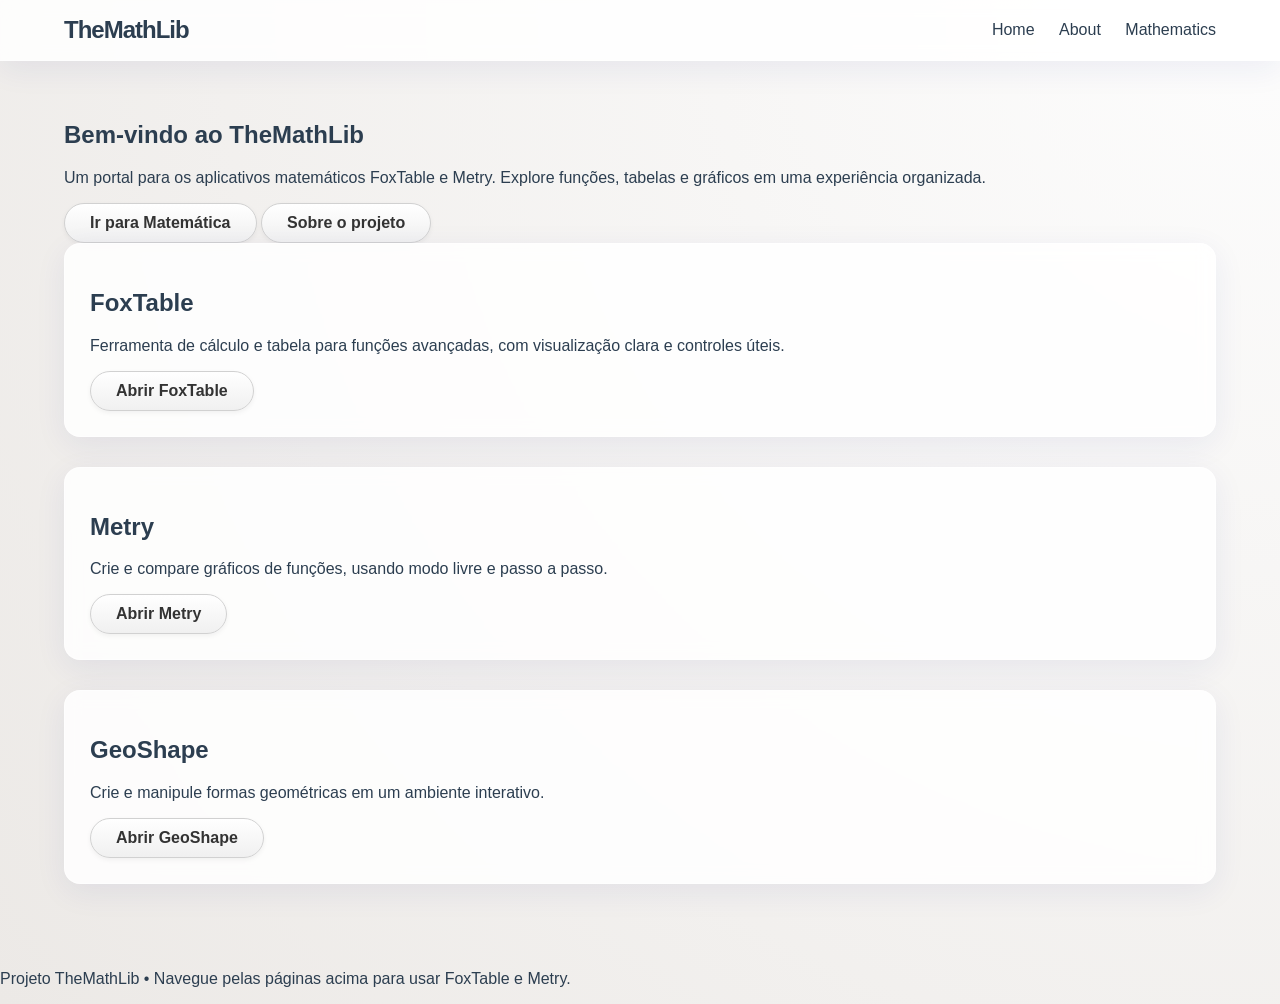
<file: index.html>
<!DOCTYPE html>
<html lang="pt-br">
<head>
    <meta charset="UTF-8">
    <meta name="viewport" content="width=device-width, initial-scale=1.0">
    <title>TheMathLib</title>
    <link rel="icon" type="image/png" href="Webs/Metry/assets/Icon.png">
    <link rel="stylesheet" href="styles.css">
</head>
<body>
    <header class="site-header">
        <div class="brand"><a href="index.html">TheMathLib</a></div>
        <nav>
            <a href="index.html">Home</a>
            <a href="about.html">About</a>
            <a href="maths.html">Mathematics</a>
        </nav>
    </header>

    <main class="page-main">
        <section class="hero">
            <h1>Bem-vindo ao TheMathLib</h1>
            <p>Um portal para os aplicativos matemáticos FoxTable e Metry. Explore funções, tabelas e gráficos em uma experiência organizada.</p>
            <div class="hero-actions">
                <a class="button" href="maths.html">Ir para Matemática</a>
                <a class="button secondary" href="about.html">Sobre o projeto</a>
            </div>
        </section>

        <section class="feature-cards">
            <article class="card">
                <h2>FoxTable</h2>
                <p>Ferramenta de cálculo e tabela para funções avançadas, com visualização clara e controles úteis.</p>
                <a class="button small" href="Webs/FoxTable/index.html" target="_blank">Abrir FoxTable</a>
            </article>
            <article class="card">
                <h2>Metry</h2>
                <p>Crie e compare gráficos de funções, usando modo livre e passo a passo.</p>
                <a class="button small" href="Webs/Metry/index.html" target="_blank">Abrir Metry</a>
            </article>
            <article class="card">
                <h2>GeoShape</h2>
                <p>Crie e manipule formas geométricas em um ambiente interativo.</p>
                <a class="button small" href="Webs/GeoShape/index.html" target="_blank">Abrir GeoShape</a>
            </article>
        </section>
    </main>

    <footer class="site-footer">
        <p>Projeto TheMathLib • Navegue pelas páginas acima para usar FoxTable e Metry.</p>
    </footer>

</body>
</html>
</file>
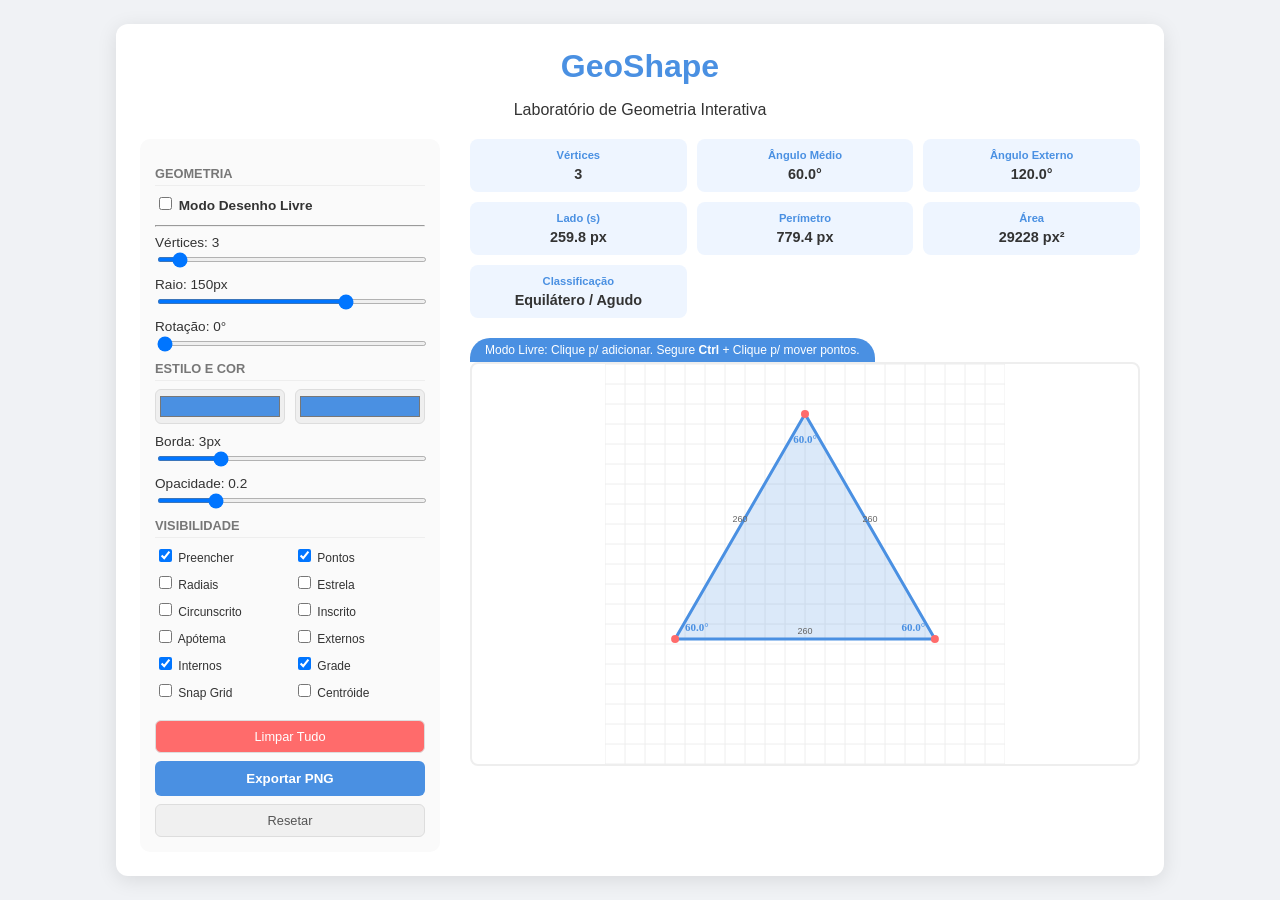
<file: Webs/GeoShape/index.html>
<!DOCTYPE html>
<html lang="pt-br">

<head>
    <meta charset="UTF-8">
    <meta name="viewport" content="width=device-width, initial-scale=1.0">
    <title>GeoShape - Gerador de Polígonos</title>
    <link rel="stylesheet" href="css/styles.css">
    <link rel="icon" type="image/png" href="assets/Icon.png">
</head>

<body>
    <div class="container">
        <header>
            <h1>GeoShape</h1>
            <p>Laboratório de Geometria Interativa</p>
        </header>

        <main class="geo-layout">
            <aside class="sidebar-controls">
                <section class="control-section" id="regular-controls">
                    <h3>Geometria</h3>
                    <div class="control-group">
                        <label><input type="checkbox" id="freeMode"> <strong>Modo Desenho Livre</strong></label>
                    </div>
                    <hr>
                    <div class="control-group">
                        <label>Vértices: <span id="v-count">3</span></label>
                        <input type="range" id="vertices" min="0" max="50" value="3">
                    </div>
                    <div class="control-group">
                        <label>Raio: <span id="r-val">150</span>px</label>
                        <input type="range" id="radius" min="50" max="190" value="150">
                    </div>
                    <div class="control-group">
                        <label>Rotação: <span id="rot-val">0</span>°</label>
                        <input type="range" id="rotation" min="0" max="360" value="0">
                    </div>
                </section>

                <section class="control-section">
                    <h3>Estilo e Cor</h3>
                    <div class="color-grid">
                        <input type="color" id="strokeColor" value="#4a90e2" title="Cor da Borda">
                        <input type="color" id="fillColor" value="#4a90e2" title="Cor do Preenchimento">
                    </div>
                    <div class="control-group">
                        <label>Borda: <span id="w-val">3</span>px</label>
                        <input type="range" id="strokeWidth" min="1" max="10" value="3">
                    </div>
                    <div class="control-group">
                        <label>Opacidade: <span id="op-val">0.2</span></label>
                        <input type="range" id="opacity" min="0" max="1" step="0.1" value="0.2">
                    </div>
                </section>

                <section class="control-section">
                    <h3>Visibilidade</h3>
                    <div class="toggle-grid">
                        <label><input type="checkbox" id="showFill" checked> Preencher</label>
                        <label><input type="checkbox" id="showPoints" checked> Pontos</label>
                        <label><input type="checkbox" id="showRadial"> Radiais</label>
                        <label><input type="checkbox" id="showStar"> Estrela</label>
                        <label><input type="checkbox" id="showCircum"> Circunscrito</label>
                        <label><input type="checkbox" id="showIncircle"> Inscrito</label>
                        <label><input type="checkbox" id="showApothem"> Apótema</label>
                        <label><input type="checkbox" id="showExternal"> Externos</label>
                        <label><input type="checkbox" id="showInternal" checked> Internos</label>
                        <label><input type="checkbox" id="showGrid" checked> Grade</label>
                        <label><input type="checkbox" id="snapGrid"> Snap Grid</label>
                        <label><input type="checkbox" id="showCentroid"> Centróide</label>
                    </div>
                </section>

                <div class="actions">
                    <button onclick="clearCanvas()" class="btn-secondary"
                        style="background: #ff6b6b; color: white;">Limpar Tudo</button>
                    <button onclick="exportPNG()" class="btn-action">Exportar PNG</button>
                    <button onclick="resetDefaults()" class="btn-secondary">Resetar</button>
                </div>
            </aside>

            <div class="display-area">
                <div class="stats-grid">
                    <div class="stat-box">
                        <h4>Vértices</h4>
                        <p id="stat-v">0</p>
                    </div>
                    <div class="stat-box">
                        <h4>Ângulo Médio</h4>
                        <p><span id="angle-val">0</span>°</p>
                    </div>
                    <div class="stat-box">
                        <h4>Ângulo Externo</h4>
                        <p><span id="ext-angle-val">0</span>°</p>
                    </div>
                    <div class="stat-box">
                        <h4>Lado (s)</h4>
                        <p><span id="side-len">0</span> px</p>
                    </div>
                    <div class="stat-box">
                        <h4>Perímetro</h4>
                        <p><span id="perimeter">0</span> px</p>
                    </div>
                    <div class="stat-box">
                        <h4>Área</h4>
                        <p><span id="area">0</span> px²</p>
                    </div>
                    <div class="stat-box">
                        <h4>Classificação</h4>
                        <p id="triangle-type">-</p>
                    </div>
                </div>

                <div class="hud-helper">Modo Livre: Clique p/ adicionar. Segure <b>Ctrl</b> + Clique p/ mover pontos.
                </div>

                <div class="canvas-container">
                    <canvas id="shapeCanvas" width="400" height="400"></canvas>
                </div>
            </div>
        </main>

    </div>
    <script src="js/main.js"></script>
</body>

</html>
</file>
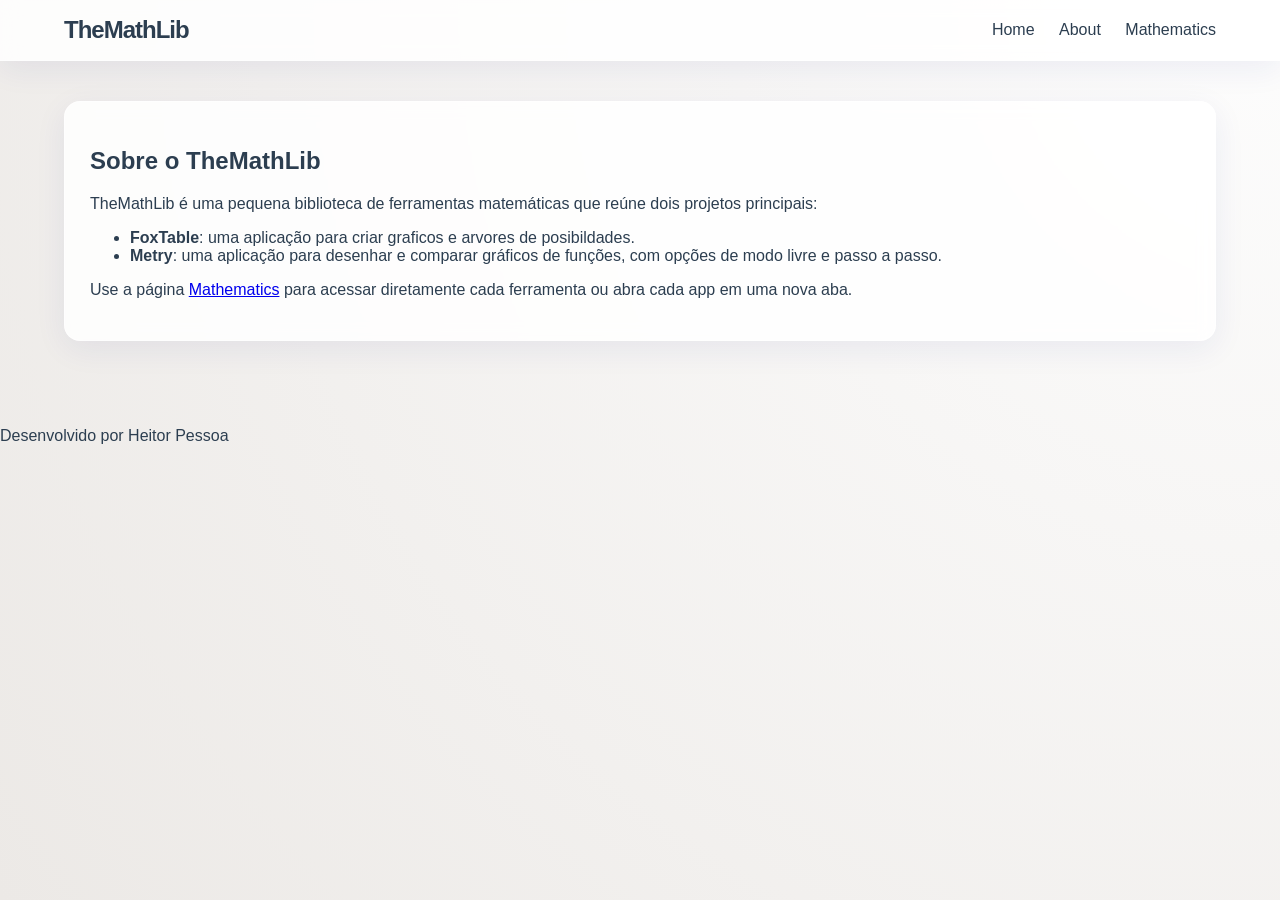
<file: about.html>
<!DOCTYPE html>
<html lang="pt-br">
<head>
    <meta charset="UTF-8">
    <meta name="viewport" content="width=device-width, initial-scale=1.0">
    <title>About - TheMathLib</title>
    <link rel="icon" type="image/png" href="Webs/Metry/assets/Icon.png">
    <link rel="stylesheet" href="styles.css">
</head>
<body>
    <header class="site-header">
        <div class="brand"><a href="index.html">TheMathLib</a></div>
        <nav>
            <a href="index.html">Home</a>
            <a href="about.html">About</a>
            <a href="maths.html">Mathematics</a>
        </nav>
    </header>

    <main class="page-main">
        <section class="content-card">
            <h1>Sobre o TheMathLib</h1>
            <p>TheMathLib é uma pequena biblioteca de ferramentas matemáticas que reúne dois projetos principais:</p>
            <ul>
                <li><strong>FoxTable</strong>: uma aplicação para criar graficos e arvores de posibildades.</li>
                <li><strong>Metry</strong>: uma aplicação para desenhar e comparar gráficos de funções, com opções de modo livre e passo a passo.</li>
            </ul>
            <p>Use a página <a href="maths.html">Mathematics</a> para acessar diretamente cada ferramenta ou abra cada app em uma nova aba.</p>
        </section>
    </main>

    <footer class="site-footer">
        <p>Desenvolvido por Heitor Pessoa</p>
    </footer>
</body>
</html>
</file>
<file: styles.css>
/* Global & Y2K Aesthetic Root */
:root {
    --glass-white: rgba(255, 255, 255, 0.85);
    --pure-white: #ffffff;
    --border-light: rgba(255, 255, 255, 0.5);
    --accent-gray: #e0e0e0;
    --text-main: #2c3e50;
    --shadow-soft: 0 8px 32px 0 rgba(31, 38, 135, 0.07);
}

body {
    margin: 0;
    padding: 0;
    font-family: 'Segoe UI', Tahoma, sans-serif;
    background: radial-gradient(circle at top right, #fdfdfd, #ece9e6);
    color: var(--text-main);
    min-height: 100vh;
}

/* Glassmorphism Header */
.site-header {
    display: flex;
    justify-content: space-between;
    align-items: center;
    padding: 1rem 5%;
    background: var(--glass-white);
    backdrop-filter: blur(10px);
    border-bottom: 1px solid var(--border-light);
    box-shadow: var(--shadow-soft);
    position: sticky;
    top: 0;
    z-index: 100;
}

.brand a {
    font-size: 1.5rem;
    font-weight: 800;
    text-decoration: none;
    color: var(--text-main);
    letter-spacing: -1px;
}

nav a {
    margin-left: 20px;
    text-decoration: none;
    color: var(--text-main);
    font-weight: 500;
    transition: opacity 0.3s;
}

nav a:hover {
    opacity: 0.6;
}

/* Page Layout */
.page-main {
    padding: 40px 5%;
    max-width: 1200px;
    margin: 0 auto;
}

/* HUD Cards (Estilo anos 2000) */
.content-card, .card, .iframe-card {
    background: var(--glass-white);
    backdrop-filter: blur(8px);
    border: 1px solid var(--border-light);
    border-radius: 16px;
    padding: 25px;
    box-shadow: var(--shadow-soft);
    margin-bottom: 30px;
    transition: transform 0.3s ease;
}

.card:hover {
    transform: translateY(-5px);
}

/* Buttons with Glossy effect */
.button {
    display: inline-block;
    padding: 10px 25px;
    background: linear-gradient(180deg, #ffffff 0%, #f0f0f0 100%);
    border: 1px solid #d1d1d1;
    border-radius: 50px;
    color: #333;
    text-decoration: none;
    font-weight: bold;
    box-shadow: 0 2px 5px rgba(0,0,0,0.05);
    transition: all 0.2s;
}

.button:hover {
    background: linear-gradient(180deg, #f0f0f0 0%, #e0e0e0 100%);
    box-shadow: 0 4px 10px rgba(0,0,0,0.1);
}

/* HUD Info Element */
.hud-container {
    position: fixed;
    bottom: 20px;
    right: 20px;
    background: rgba(255, 255, 255, 0.9);
    border: 1px solid var(--border-light);
    border-radius: 12px;
    padding: 12px 18px;
    box-shadow: var(--shadow-soft);
    font-size: 0.85rem;
    z-index: 1000;
    backdrop-filter: blur(5px);
}

.hud-title {
    font-weight: 800;
    text-transform: uppercase;
    font-size: 0.75rem;
    color: #999;
}
</file>
<file: Webs/GeoShape/css/styles.css>
body {
    font-family: 'Segoe UI', Tahoma, Geneva, Verdana, sans-serif;
    background-color: #f0f2f5;
    display: flex;
    justify-content: center;
    align-items: center;
    min-height: 100vh;
    margin: 0;
    color: #333;
}

.container {
    background: white;
    padding: 1.5rem;
    border-radius: 12px;
    box-shadow: 0 4px 20px rgba(0,0,0,0.1);
    width: 90%;
    max-width: 1000px;
}

header { text-align: center; margin-bottom: 20px; }
h1 { color: #4a90e2; margin: 0; }
h3 { font-size: 0.8rem; text-transform: uppercase; color: #777; margin: 12px 0 8px; border-bottom: 1px solid #eee; padding-bottom: 4px; }

.geo-layout {
    display: grid;
    grid-template-columns: 300px 1fr;
    gap: 30px;
}

.sidebar-controls { background: #fafafa; padding: 15px; border-radius: 10px; }
.control-group { margin-bottom: 12px; font-size: 0.85rem; }
input[type="range"] { width: 100%; height: 5px; }

.color-grid { display: grid; grid-template-columns: 1fr 1fr; gap: 10px; margin-bottom: 10px; }
.color-grid input { width: 100%; height: 35px; border: 1px solid #ddd; cursor: pointer; border-radius: 6px; padding: 2px; }

.toggle-grid {
    display: grid;
    grid-template-columns: 1fr 1fr;
    gap: 8px;
    font-size: 0.75rem;
    text-align: left;
}

.hud-helper {
    background: #4a90e2;
    color: white;
    font-size: 0.75rem;
    padding: 5px 15px;
    border-radius: 20px 20px 0 0;
    display: inline-block;
}

.stats-grid {
    display: grid;
    grid-template-columns: repeat(3, 1fr);
    gap: 10px;
    margin-bottom: 20px;
}

.stat-box { background: #eef5ff; padding: 10px; border-radius: 8px; text-align: center; }
.stat-box h4 { margin: 0; font-size: 0.7rem; color: #4a90e2; }
.stat-box p { margin: 5px 0 0; font-weight: bold; font-size: 0.9rem; }

.canvas-container {
    background: #fff; border: 2px solid #eee; border-radius: 8px;
    display: flex; justify-content: center; align-items: center;
    cursor: crosshair;
    overflow: hidden;
}

canvas { max-width: 100%; height: auto; }

.actions { margin-top: 20px; display: flex; flex-direction: column; gap: 8px; }
.btn-group { display: grid; grid-template-columns: 1fr 1fr; gap: 8px; }
.btn-action { background: #4a90e2; color: white; border: none; padding: 10px; border-radius: 6px; cursor: pointer; font-weight: bold; transition: 0.2s; }
.btn-action:hover { background: #357abd; transform: translateY(-1px); }
.btn-secondary { background: #f0f0f0; color: #555; border: 1px solid #ddd; padding: 8px; border-radius: 6px; cursor: pointer; transition: 0.2s; font-size: 0.8rem; }
.btn-secondary:hover { background: #e8e8e8; }

.btn-danger { background: #ffeded; color: #d63031; border: 1px solid #fab1a0; }
.btn-danger:hover { background: #fab1a0; color: white; }

footer { text-align: center; margin-top: 20px; }
.back-link { text-decoration: none; color: #4a90e2; font-size: 0.9rem; }

@media (max-width: 800px) {
    .geo-layout { grid-template-columns: 1fr; }
    .stats-grid { grid-template-columns: 1fr 1fr; }
}

.back-link:hover { text-decoration: underline; }
</file>
